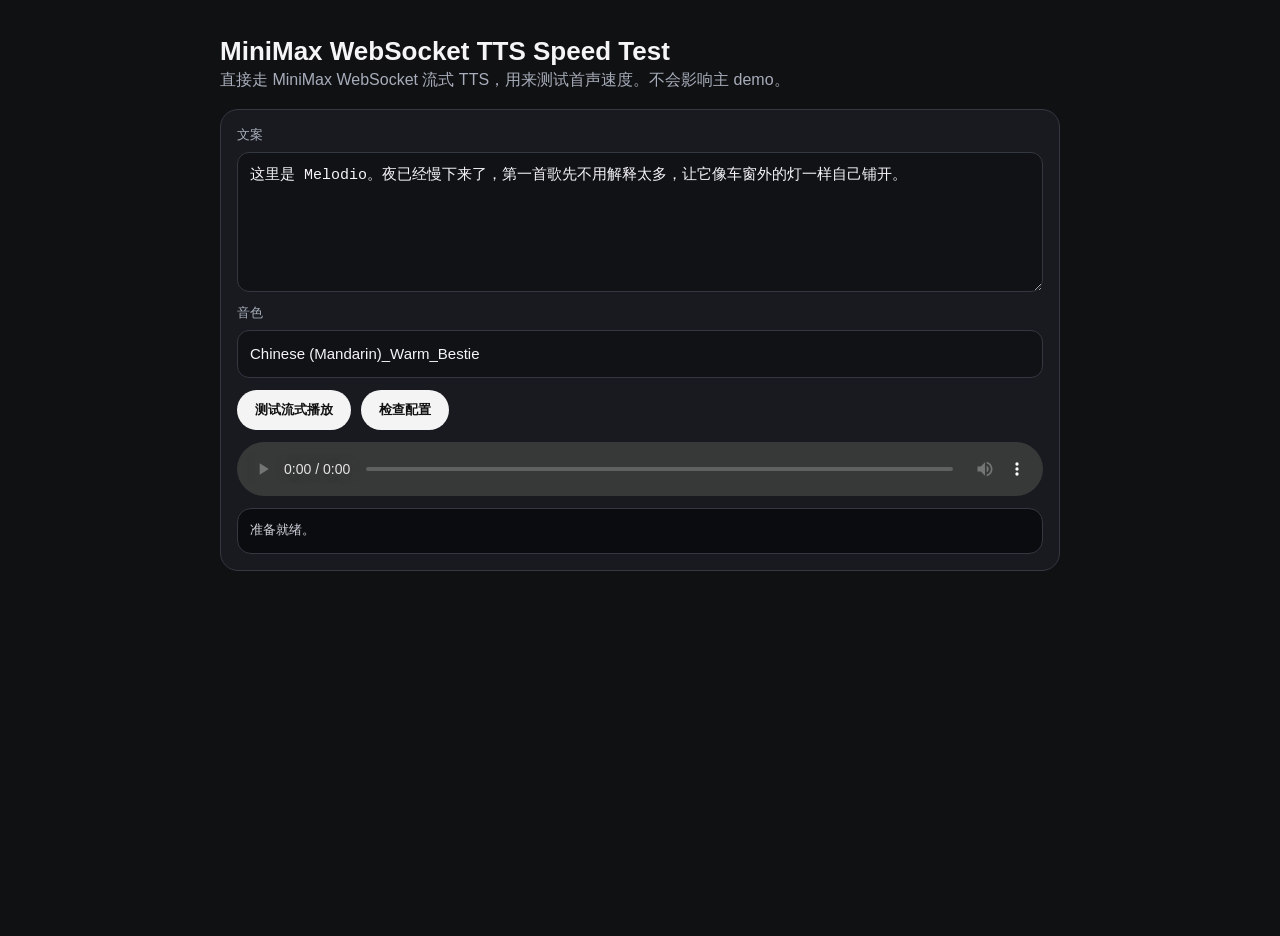
<file: melodio_demo_deploy_20260703_1926/static/minimax_ws_tts_test.html>
<!doctype html>
<html lang="zh-CN">
<head>
  <meta charset="utf-8" />
  <meta name="viewport" content="width=device-width, initial-scale=1" />
  <title>MiniMax WebSocket TTS Speed Test</title>
  <style>
    :root {
      color-scheme: dark;
      --bg: #101113;
      --panel: #181a1f;
      --line: #343842;
      --ink: #f5f5f7;
      --muted: #a7adba;
      --accent: #f4f4f5;
    }
    * { box-sizing: border-box; }
    body {
      margin: 0;
      min-height: 100vh;
      background: var(--bg);
      color: var(--ink);
      font-family: -apple-system, BlinkMacSystemFont, "Segoe UI", sans-serif;
    }
    main {
      width: min(840px, calc(100vw - 32px));
      margin: 36px auto;
      display: grid;
      gap: 16px;
    }
    h1 { margin: 0; font-size: 26px; letter-spacing: 0; }
    p { margin: 0; color: var(--muted); line-height: 1.6; }
    .panel {
      border: 1px solid var(--line);
      background: var(--panel);
      border-radius: 18px;
      padding: 16px;
      display: grid;
      gap: 12px;
    }
    label {
      display: grid;
      gap: 8px;
      color: var(--muted);
      font-size: 13px;
    }
    textarea, input {
      width: 100%;
      border: 1px solid var(--line);
      border-radius: 12px;
      background: #101216;
      color: var(--ink);
      padding: 12px;
      font-size: 15px;
      line-height: 1.5;
    }
    textarea { min-height: 140px; resize: vertical; }
    button {
      border: 0;
      border-radius: 999px;
      background: var(--accent);
      color: #111;
      padding: 11px 18px;
      font-weight: 800;
      cursor: pointer;
      width: fit-content;
    }
    button:disabled { opacity: 0.55; cursor: not-allowed; }
    audio { width: 100%; }
    pre {
      margin: 0;
      border: 1px solid var(--line);
      border-radius: 14px;
      background: #0b0c0f;
      color: #cfd3dc;
      padding: 12px;
      white-space: pre-wrap;
      line-height: 1.5;
      font-size: 13px;
    }
    .row { display: flex; gap: 10px; flex-wrap: wrap; align-items: center; }
  </style>
</head>
<body>
  <main>
    <header>
      <h1>MiniMax WebSocket TTS Speed Test</h1>
      <p>直接走 MiniMax WebSocket 流式 TTS，用来测试首声速度。不会影响主 demo。</p>
    </header>
    <section class="panel">
      <label>
        文案
        <textarea id="text">这里是 Melodio。夜已经慢下来了，第一首歌先不用解释太多，让它像车窗外的灯一样自己铺开。</textarea>
      </label>
      <label>
        音色
        <input id="voice" value="Chinese (Mandarin)_Warm_Bestie" />
      </label>
      <div class="row">
        <button id="test" type="button">测试流式播放</button>
        <button id="statusBtn" type="button">检查配置</button>
      </div>
      <audio id="audio" controls preload="none"></audio>
      <pre id="log">准备就绪。</pre>
    </section>
  </main>
  <script>
    const textEl = document.querySelector("#text");
    const voiceEl = document.querySelector("#voice");
    const audio = document.querySelector("#audio");
    const logEl = document.querySelector("#log");
    const testBtn = document.querySelector("#test");
    const statusBtn = document.querySelector("#statusBtn");

    let startedAt = 0;
    function elapsed() {
      return `${((performance.now() - startedAt) / 1000).toFixed(2)}s`;
    }
    function log(line) {
      logEl.textContent += `\n${line}`;
    }
    function resetLog(line) {
      logEl.textContent = line;
    }

    statusBtn.addEventListener("click", async () => {
      startedAt = performance.now();
      resetLog("检查配置中...");
      try {
        const res = await fetch("/minimax-tts-ws/status");
        const data = await res.json();
        resetLog(JSON.stringify(data, null, 2));
      } catch (error) {
        resetLog(`配置检查失败：${error.message}`);
      }
    });

    testBtn.addEventListener("click", async () => {
      const text = textEl.value.trim();
      const voice = voiceEl.value.trim();
      if (!text) {
        resetLog("请输入文案。");
        return;
      }
      testBtn.disabled = true;
      startedAt = performance.now();
      resetLog(`开始请求：0.00s`);
      audio.pause();
      audio.removeAttribute("src");
      audio.load();
      const url = `/minimax-tts-ws/stream?text=${encodeURIComponent(text)}&voice_id=${encodeURIComponent(voice)}&ts=${Date.now()}`;
      audio.onloadedmetadata = () => log(`loadedmetadata：${elapsed()}`);
      audio.oncanplay = () => log(`canplay：${elapsed()}`);
      audio.onplaying = () => log(`playing / 首声：${elapsed()}`);
      audio.onended = () => {
        log(`ended：${elapsed()}`);
        testBtn.disabled = false;
      };
      audio.onerror = () => {
        const code = audio.error ? audio.error.code : "unknown";
        log(`播放失败：${elapsed()} code=${code}`);
        testBtn.disabled = false;
      };
      audio.src = url;
      audio.load();
      try {
        await audio.play();
      } catch (error) {
        log(`浏览器拦截或流失败：${elapsed()} ${error.message}`);
        testBtn.disabled = false;
      }
    });
  </script>
</body>
</html>
</file>
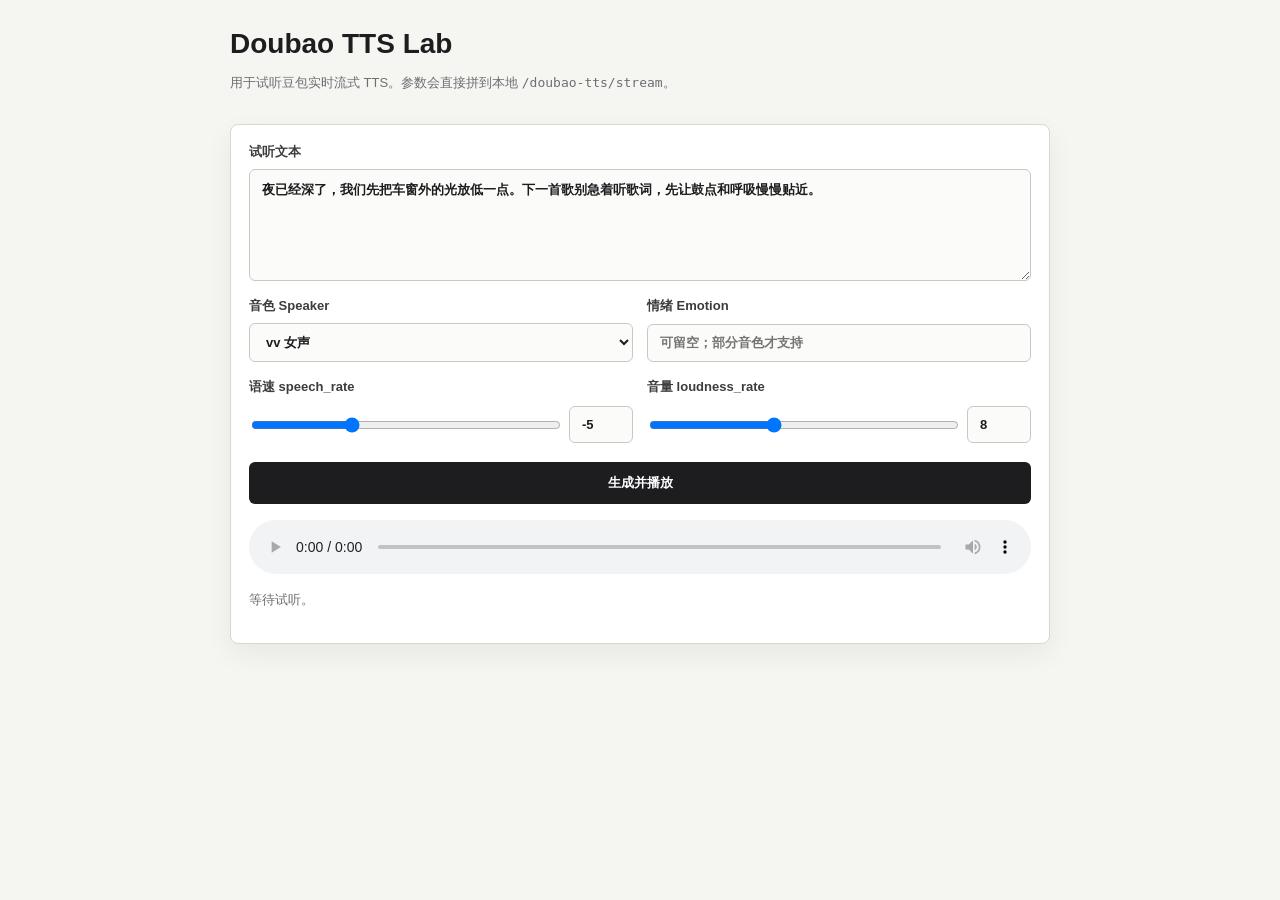
<file: melodio_demo_deploy_20260703_1926/static/tts-lab.html>
<!doctype html>
<html lang="zh-CN">
<head>
  <meta charset="utf-8" />
  <meta name="viewport" content="width=device-width, initial-scale=1" />
  <title>Doubao TTS Lab</title>
  <style>
    :root {
      color-scheme: light;
      font-family: -apple-system, BlinkMacSystemFont, "Segoe UI", sans-serif;
      background: #f5f5f2;
      color: #1d1d1f;
    }
    body {
      margin: 0;
      padding: 28px;
    }
    main {
      max-width: 820px;
      margin: 0 auto;
      display: grid;
      gap: 18px;
    }
    h1 {
      margin: 0;
      font-size: 28px;
      letter-spacing: 0;
    }
    .panel {
      background: #fff;
      border: 1px solid #d8d8d2;
      border-radius: 8px;
      padding: 18px;
      display: grid;
      gap: 16px;
      box-shadow: 0 10px 28px rgba(0,0,0,.06);
    }
    label {
      display: grid;
      gap: 8px;
      font-size: 13px;
      font-weight: 650;
      color: #3d3d3f;
    }
    textarea, input, select {
      box-sizing: border-box;
      width: 100%;
      border: 1px solid #c8c8c2;
      border-radius: 6px;
      padding: 10px 12px;
      font: inherit;
      background: #fbfbfa;
      color: #1d1d1f;
    }
    textarea {
      min-height: 112px;
      resize: vertical;
      line-height: 1.5;
    }
    .grid {
      display: grid;
      grid-template-columns: repeat(2, minmax(0, 1fr));
      gap: 14px;
    }
    .slider-row {
      display: grid;
      grid-template-columns: 1fr 64px;
      gap: 10px;
      align-items: center;
    }
    button {
      height: 42px;
      border: 0;
      border-radius: 6px;
      background: #1d1d1f;
      color: #fff;
      font-weight: 700;
      cursor: pointer;
    }
    audio {
      width: 100%;
    }
    .muted {
      color: #6e6e73;
      font-size: 13px;
      line-height: 1.5;
    }
    .url {
      word-break: break-all;
      font-family: ui-monospace, SFMono-Regular, Menlo, monospace;
      font-size: 12px;
      color: #555;
    }
    @media (max-width: 640px) {
      body { padding: 16px; }
      .grid { grid-template-columns: 1fr; }
    }
  </style>
</head>
<body>
  <main>
    <header>
      <h1>Doubao TTS Lab</h1>
      <p class="muted">用于试听豆包实时流式 TTS。参数会直接拼到本地 <code>/doubao-tts/stream</code>。</p>
    </header>

    <section class="panel">
      <label>
        试听文本
        <textarea id="text">夜已经深了，我们先把车窗外的光放低一点。下一首歌别急着听歌词，先让鼓点和呼吸慢慢贴近。</textarea>
      </label>

      <div class="grid">
        <label>
          音色 Speaker
          <select id="speaker">
            <option value="zh_female_vv_uranus_bigtts">vv 女声</option>
            <option value="zh_male_taocheng_uranus_bigtts">taocheng 男声</option>
            <option value="zh_female_vv_uranus_bigtts">自定义：当前 vv</option>
          </select>
        </label>
        <label>
          情绪 Emotion
          <input id="emotion" placeholder="可留空；部分音色才支持" />
        </label>
      </div>

      <div class="grid">
        <label>
          语速 speech_rate
          <div class="slider-row">
            <input id="speechRate" type="range" min="-50" max="100" value="-5" />
            <input id="speechRateValue" type="number" min="-50" max="100" value="-5" />
          </div>
        </label>
        <label>
          音量 loudness_rate
          <div class="slider-row">
            <input id="loudnessRate" type="range" min="-50" max="100" value="8" />
            <input id="loudnessRateValue" type="number" min="-50" max="100" value="8" />
          </div>
        </label>
      </div>

      <button id="play">生成并播放</button>
      <audio id="audio" controls preload="none"></audio>
      <div id="status" class="muted">等待试听。</div>
      <div id="url" class="url"></div>
    </section>
  </main>

  <script>
    const $ = (id) => document.getElementById(id);

    function bindSlider(rangeId, valueId) {
      const range = $(rangeId);
      const value = $(valueId);
      range.addEventListener("input", () => { value.value = range.value; });
      value.addEventListener("input", () => { range.value = value.value; });
    }

    bindSlider("speechRate", "speechRateValue");
    bindSlider("loudnessRate", "loudnessRateValue");

    $("play").addEventListener("click", async () => {
      const params = new URLSearchParams({
        text: $("text").value.trim(),
        speaker: $("speaker").value,
        speech_rate: $("speechRateValue").value,
        loudness_rate: $("loudnessRateValue").value,
      });
      const emotion = $("emotion").value.trim();
      if (emotion) params.set("emotion", emotion);
      const url = `/doubao-tts/stream?${params.toString()}&ts=${Date.now()}`;
      $("url").textContent = url;
      $("status").textContent = "正在请求豆包流式音频...";
      $("audio").src = url;
      try {
        await $("audio").play();
        $("status").textContent = "播放中。";
      } catch (error) {
        $("status").textContent = `浏览器阻止自动播放，请手动点播放器。${error.message || error}`;
      }
    });
  </script>
</body>
</html>
</file>
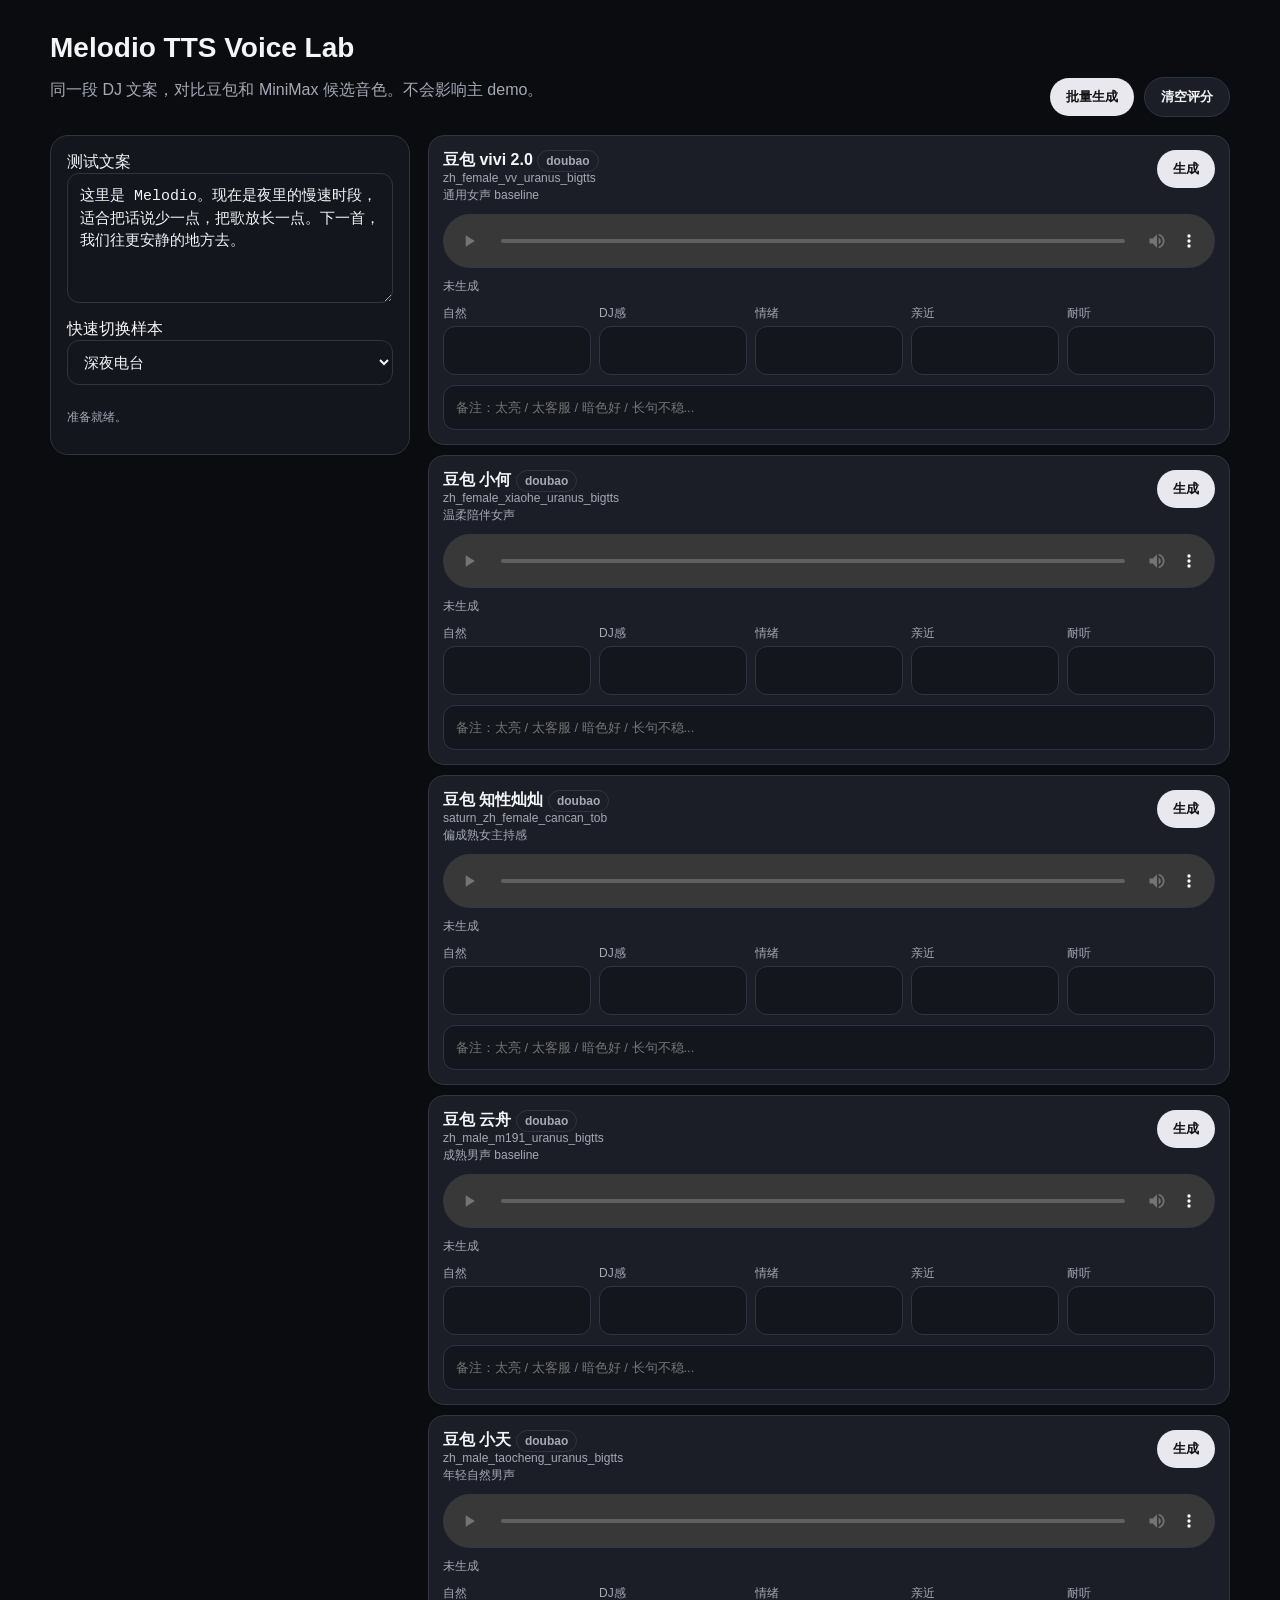
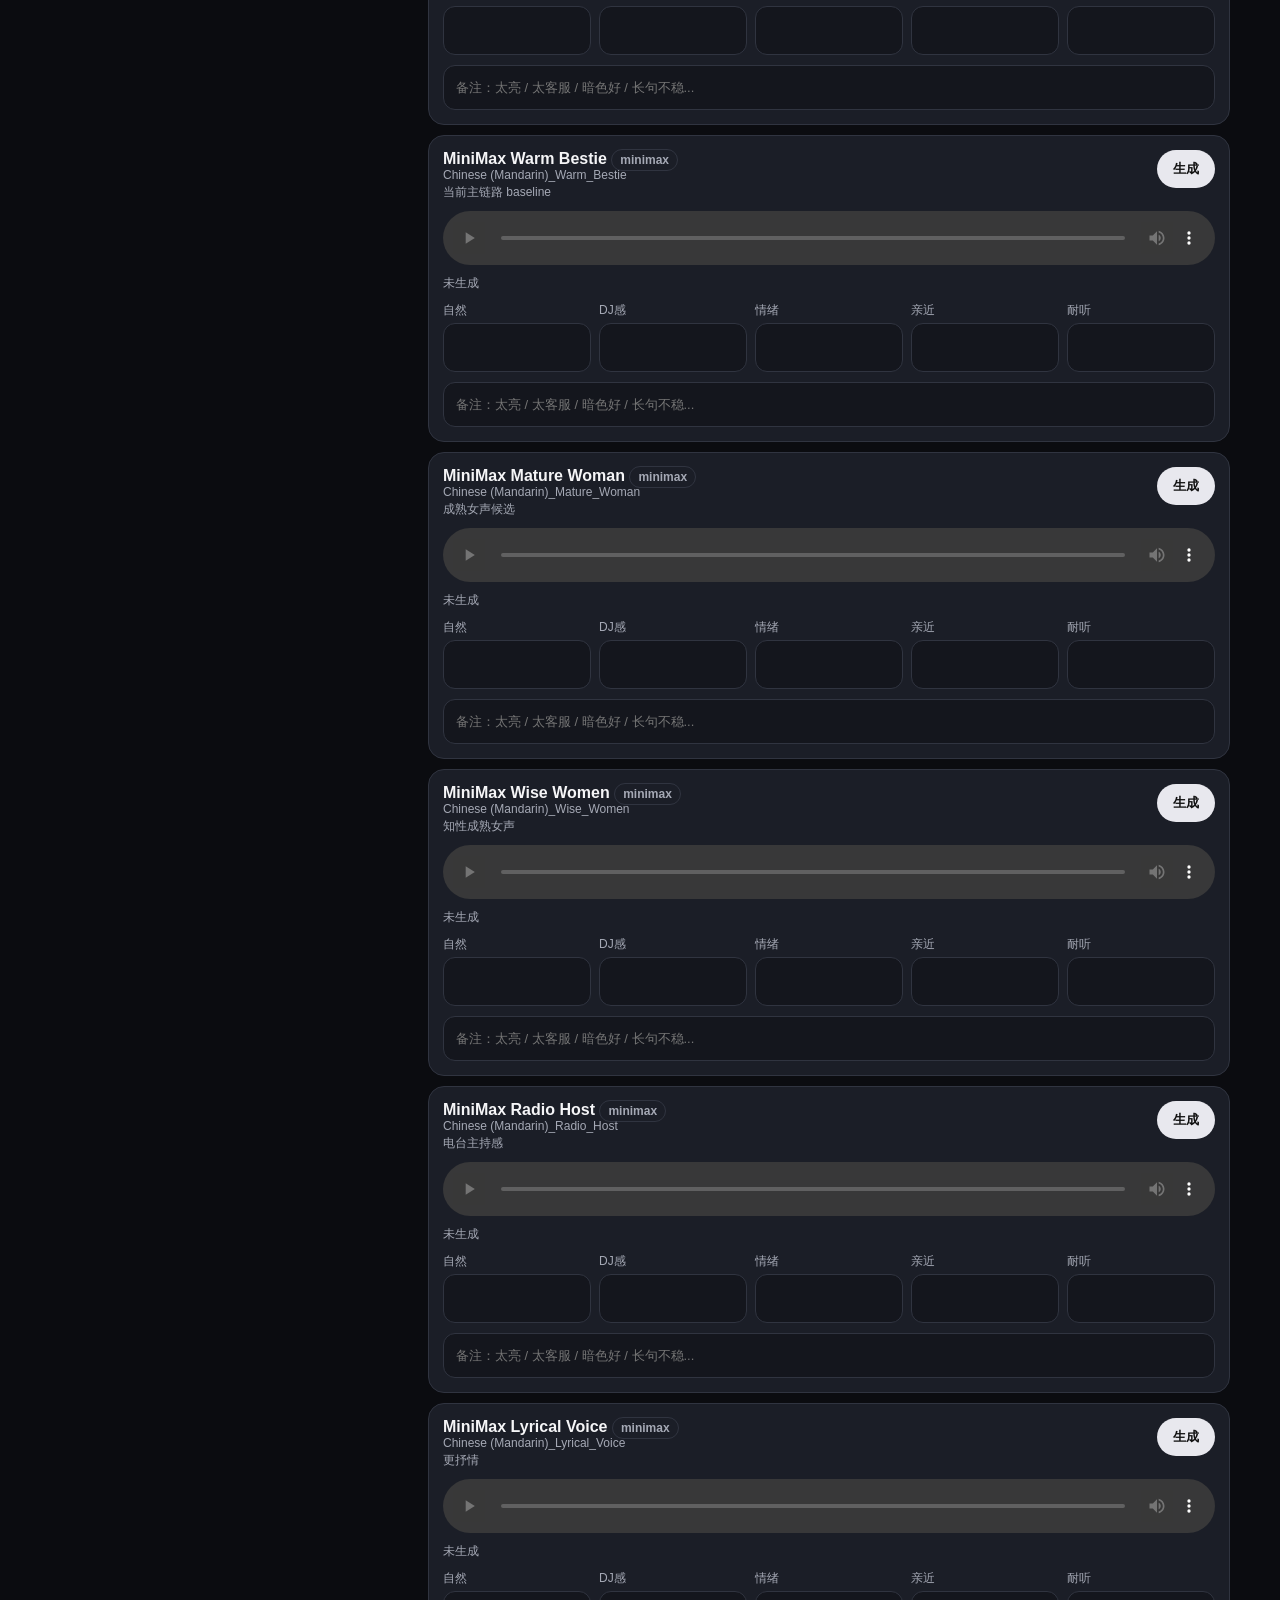
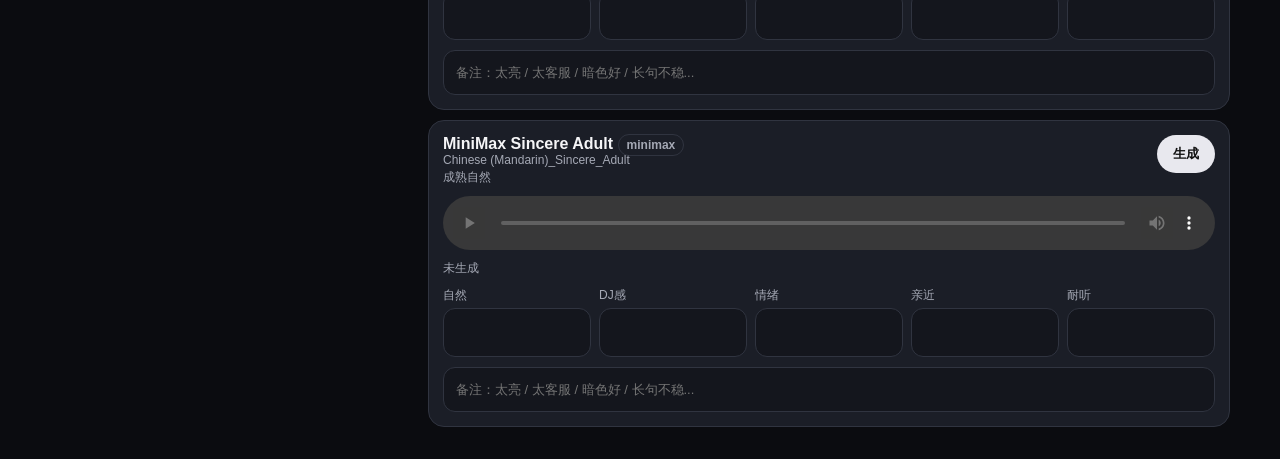
<file: melodio_demo_deploy_20260703_1926/static/tts_voice_lab.html>
<!doctype html>
<html lang="zh-CN">
<head>
  <meta charset="utf-8" />
  <meta name="viewport" content="width=device-width, initial-scale=1" />
  <title>Melodio TTS Voice Lab</title>
  <style>
    :root {
      color-scheme: dark;
      --bg: #0b0c10;
      --panel: #14161d;
      --panel2: #1b1e27;
      --line: #303440;
      --ink: #f5f5f7;
      --muted: #a5a9b5;
      --accent: #e8e8ee;
    }
    * { box-sizing: border-box; }
    body {
      margin: 0;
      min-height: 100vh;
      background: var(--bg);
      color: var(--ink);
      font-family: -apple-system, BlinkMacSystemFont, "Segoe UI", sans-serif;
    }
    main {
      width: min(1180px, calc(100vw - 32px));
      margin: 32px auto;
      display: grid;
      gap: 18px;
    }
    header {
      display: flex;
      justify-content: space-between;
      gap: 16px;
      align-items: end;
    }
    h1 {
      margin: 0;
      font-size: 28px;
      letter-spacing: 0;
    }
    p { color: var(--muted); }
    textarea, select, input {
      width: 100%;
      border: 1px solid var(--line);
      border-radius: 12px;
      background: var(--panel);
      color: var(--ink);
      padding: 12px;
      font-size: 15px;
      line-height: 1.5;
    }
    textarea { min-height: 130px; resize: vertical; }
    button {
      border: 0;
      border-radius: 999px;
      background: var(--accent);
      color: #111;
      padding: 10px 16px;
      font-weight: 800;
      cursor: pointer;
      white-space: nowrap;
    }
    button.secondary {
      background: var(--panel2);
      color: var(--ink);
      border: 1px solid var(--line);
    }
    button:disabled { opacity: 0.55; cursor: not-allowed; }
    .grid {
      display: grid;
      grid-template-columns: 360px minmax(0, 1fr);
      gap: 18px;
      align-items: start;
    }
    .panel {
      border: 1px solid var(--line);
      background: var(--panel);
      border-radius: 18px;
      padding: 16px;
      display: grid;
      gap: 12px;
    }
    .row { display: flex; gap: 10px; align-items: center; flex-wrap: wrap; }
    .voices {
      display: grid;
      gap: 10px;
    }
    .voice {
      border: 1px solid var(--line);
      background: var(--panel2);
      border-radius: 16px;
      padding: 14px;
      display: grid;
      gap: 10px;
    }
    .voice-head {
      display: flex;
      justify-content: space-between;
      gap: 12px;
      align-items: start;
    }
    .voice h2 {
      margin: 0;
      font-size: 16px;
    }
    .voice small, .meta, .status {
      color: var(--muted);
      font-size: 12px;
      word-break: break-all;
    }
    audio { width: 100%; }
    .score {
      display: grid;
      grid-template-columns: repeat(5, minmax(0, 1fr));
      gap: 8px;
    }
    .score label {
      color: var(--muted);
      font-size: 12px;
      display: grid;
      gap: 4px;
    }
    .notes {
      min-height: 44px;
      font-size: 13px;
    }
    .badge {
      border: 1px solid var(--line);
      border-radius: 999px;
      padding: 3px 8px;
      color: var(--muted);
      font-size: 12px;
    }
    @media (max-width: 860px) {
      main { margin: 20px auto; }
      header, .grid { display: grid; grid-template-columns: 1fr; }
      .score { grid-template-columns: repeat(2, minmax(0, 1fr)); }
    }
  </style>
</head>
<body>
  <main>
    <header>
      <div>
        <h1>Melodio TTS Voice Lab</h1>
        <p>同一段 DJ 文案，对比豆包和 MiniMax 候选音色。不会影响主 demo。</p>
      </div>
      <div class="row">
        <button id="playAll" type="button">批量生成</button>
        <button id="clearAll" class="secondary" type="button">清空评分</button>
      </div>
    </header>
    <section class="grid">
      <aside class="panel">
        <label>
          测试文案
          <textarea id="text">这里是 Melodio。现在是夜里的慢速时段，适合把话说少一点，把歌放长一点。下一首，我们往更安静的地方去。</textarea>
        </label>
        <label>
          快速切换样本
          <select id="sampleSelect"></select>
        </label>
        <p class="status" id="globalStatus">准备就绪。</p>
      </aside>
      <section class="voices" id="voices"></section>
    </section>
  </main>
  <script>
    const SAMPLES = [
      {
        name: "深夜电台",
        text: "这里是 Melodio。现在是夜里的慢速时段，适合把话说少一点，把歌放长一点。下一首，我们往更安静的地方去。",
      },
      {
        name: "克制伤感",
        text: "这组歌不负责把人哄开心。它只是把那些没说出口的话，放到一个不会被打扰的地方。第一首先轻一点，让情绪自己进来。",
      },
      {
        name: "暗黑流行",
        text: "接下来会冷一点。低声线、电子感，还有一点靠近耳边的压迫感。不是为了吓人，是让漂亮的黑色慢慢铺开。",
      },
      {
        name: "雨夜",
        text: "如果外面还在下雨，就先别急着出门。我们把鼓点收小一点，让人声靠近一点，像房间里只剩下一盏灯。",
      },
      {
        name: "中英混合",
        text: "如果你想要 Billie Eilish 那种暗黑流行感，我会保留低声线、冷色调和一点电子质感。不是复制她，而是靠近那种贴着耳边说话的距离。",
      },
    ];

    const VOICES = [
      { provider: "doubao", name: "豆包 vivi 2.0", id: "zh_female_vv_uranus_bigtts", note: "通用女声 baseline" },
      { provider: "doubao", name: "豆包 小何", id: "zh_female_xiaohe_uranus_bigtts", note: "温柔陪伴女声" },
      { provider: "doubao", name: "豆包 知性灿灿", id: "saturn_zh_female_cancan_tob", note: "偏成熟女主持感" },
      { provider: "doubao", name: "豆包 云舟", id: "zh_male_m191_uranus_bigtts", note: "成熟男声 baseline" },
      { provider: "doubao", name: "豆包 小天", id: "zh_male_taocheng_uranus_bigtts", note: "年轻自然男声" },
      { provider: "minimax", name: "MiniMax Warm Bestie", id: "Chinese (Mandarin)_Warm_Bestie", note: "当前主链路 baseline" },
      { provider: "minimax", name: "MiniMax Mature Woman", id: "Chinese (Mandarin)_Mature_Woman", note: "成熟女声候选" },
      { provider: "minimax", name: "MiniMax Wise Women", id: "Chinese (Mandarin)_Wise_Women", note: "知性成熟女声" },
      { provider: "minimax", name: "MiniMax Radio Host", id: "Chinese (Mandarin)_Radio_Host", note: "电台主持感" },
      { provider: "minimax", name: "MiniMax Lyrical Voice", id: "Chinese (Mandarin)_Lyrical_Voice", note: "更抒情" },
      { provider: "minimax", name: "MiniMax Sincere Adult", id: "Chinese (Mandarin)_Sincere_Adult", note: "成熟自然" },
    ];

    const textEl = document.querySelector("#text");
    const sampleSelect = document.querySelector("#sampleSelect");
    const voicesEl = document.querySelector("#voices");
    const globalStatus = document.querySelector("#globalStatus");

    function storageKey(voice) {
      return `melodio_voice_score:${voice.provider}:${voice.id}`;
    }

    function esc(value) {
      return String(value ?? "").replace(/[&<>"]/g, (char) => ({
        "&": "&amp;",
        "<": "&lt;",
        ">": "&gt;",
        '"': "&quot;",
      })[char]);
    }

    function rowHtml(voice, index) {
      const saved = JSON.parse(localStorage.getItem(storageKey(voice)) || "{}");
      const fields = ["自然", "DJ感", "情绪", "亲近", "耐听"];
      return `
        <article class="voice" data-index="${index}">
          <div class="voice-head">
            <div>
              <h2>${esc(voice.name)} <span class="badge">${esc(voice.provider)}</span></h2>
              <div class="meta">${esc(voice.id)}</div>
              <small>${esc(voice.note)}</small>
            </div>
            <button type="button" class="play-one">生成</button>
          </div>
          <audio controls preload="none"></audio>
          <div class="status">未生成</div>
          <div class="score">
            ${fields.map((field) => `
              <label>${field}<input type="number" min="1" max="5" step="1" data-score="${field}" value="${esc(saved[field] || "")}" /></label>
            `).join("")}
          </div>
          <input class="notes" placeholder="备注：太亮 / 太客服 / 暗色好 / 长句不稳..." value="${esc(saved.notes || "")}" />
        </article>
      `;
    }

    async function generateVoice(voice, card) {
      const button = card.querySelector(".play-one");
      const status = card.querySelector(".status");
      const audio = card.querySelector("audio");
      const startedAt = performance.now();
      button.disabled = true;
      status.textContent = "生成中...";
      audio.pause();
      audio.removeAttribute("src");
      audio.load();
      try {
        const response = await fetch("/tts/preview", {
          method: "POST",
          headers: { "Content-Type": "application/json" },
          body: JSON.stringify({
            provider: voice.provider,
            text: `${textEl.value.trim()} ${Date.now()}`,
            voice_id: voice.provider === "minimax" ? voice.id : "",
            speaker: voice.provider === "doubao" ? voice.id : "",
          }),
        });
        const data = await response.json();
        if (!data.ok || !data.audio_url) throw new Error(data.error || "生成失败");
        audio.src = data.audio_url;
        audio.onplaying = () => {
          status.textContent = `播放中，首声约 ${((performance.now() - startedAt) / 1000).toFixed(2)} 秒`;
        };
        audio.onended = () => {
          status.textContent = "播放完成";
          button.disabled = false;
        };
        audio.onerror = () => {
          status.textContent = "播放失败";
          button.disabled = false;
        };
        await audio.play();
        status.textContent = `已开始，首声约 ${((performance.now() - startedAt) / 1000).toFixed(2)} 秒`;
      } catch (error) {
        status.textContent = `失败：${error.message}`;
        button.disabled = false;
      }
    }

    function saveCard(card, voice) {
      const data = {};
      card.querySelectorAll("[data-score]").forEach((input) => {
        data[input.dataset.score] = input.value;
      });
      data.notes = card.querySelector(".notes").value;
      localStorage.setItem(storageKey(voice), JSON.stringify(data));
    }

    sampleSelect.innerHTML = SAMPLES.map((sample, index) => `<option value="${index}">${esc(sample.name)}</option>`).join("");
    sampleSelect.addEventListener("change", () => {
      textEl.value = SAMPLES[Number(sampleSelect.value)]?.text || "";
    });

    voicesEl.innerHTML = VOICES.map(rowHtml).join("");
    voicesEl.querySelectorAll(".voice").forEach((card) => {
      const voice = VOICES[Number(card.dataset.index)];
      card.querySelector(".play-one").addEventListener("click", () => generateVoice(voice, card));
      card.querySelectorAll("input").forEach((input) => input.addEventListener("change", () => saveCard(card, voice)));
    });

    document.querySelector("#playAll").addEventListener("click", async () => {
      const cards = Array.from(voicesEl.querySelectorAll(".voice"));
      globalStatus.textContent = "批量生成中...";
      for (const card of cards) {
        const voice = VOICES[Number(card.dataset.index)];
        await generateVoice(voice, card);
        await new Promise((resolve) => setTimeout(resolve, 350));
      }
      globalStatus.textContent = "批量生成完成。";
    });

    document.querySelector("#clearAll").addEventListener("click", () => {
      VOICES.forEach((voice) => localStorage.removeItem(storageKey(voice)));
      location.reload();
    });
  </script>
</body>
</html>
</file>
